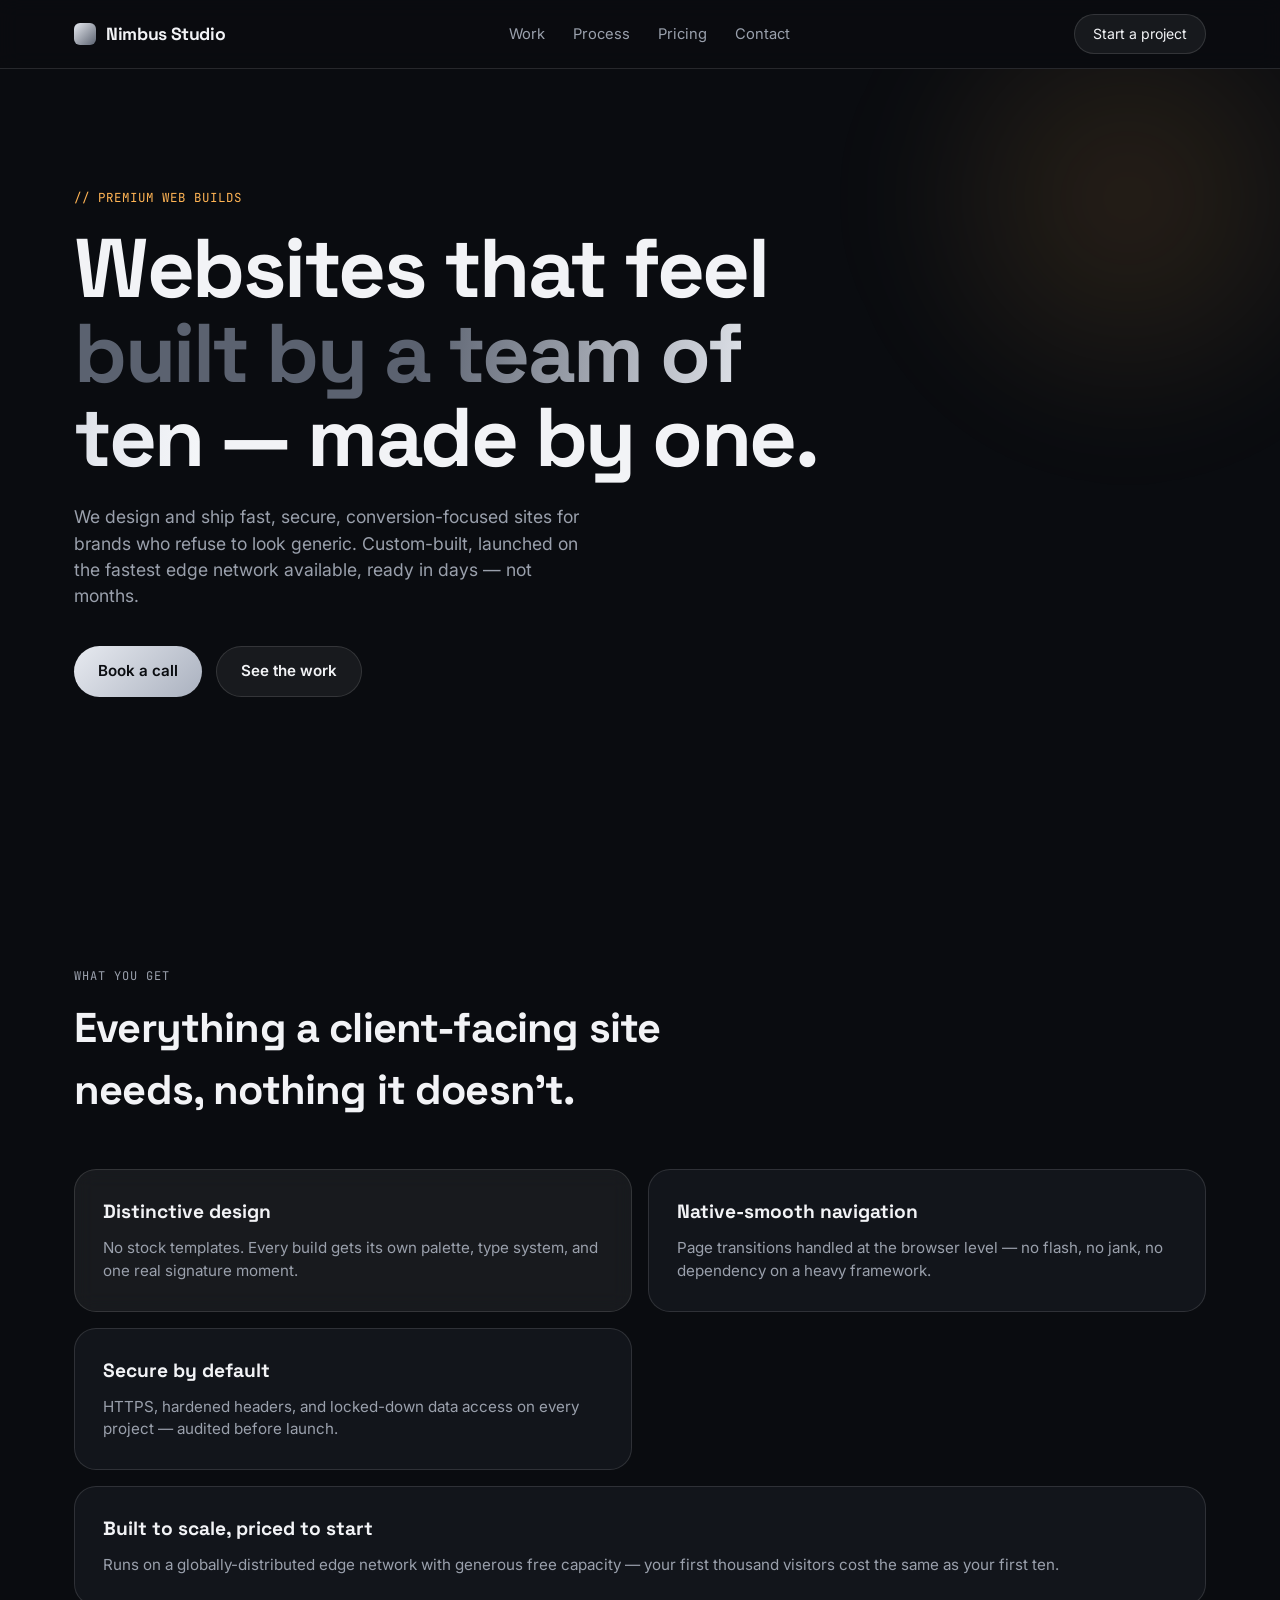
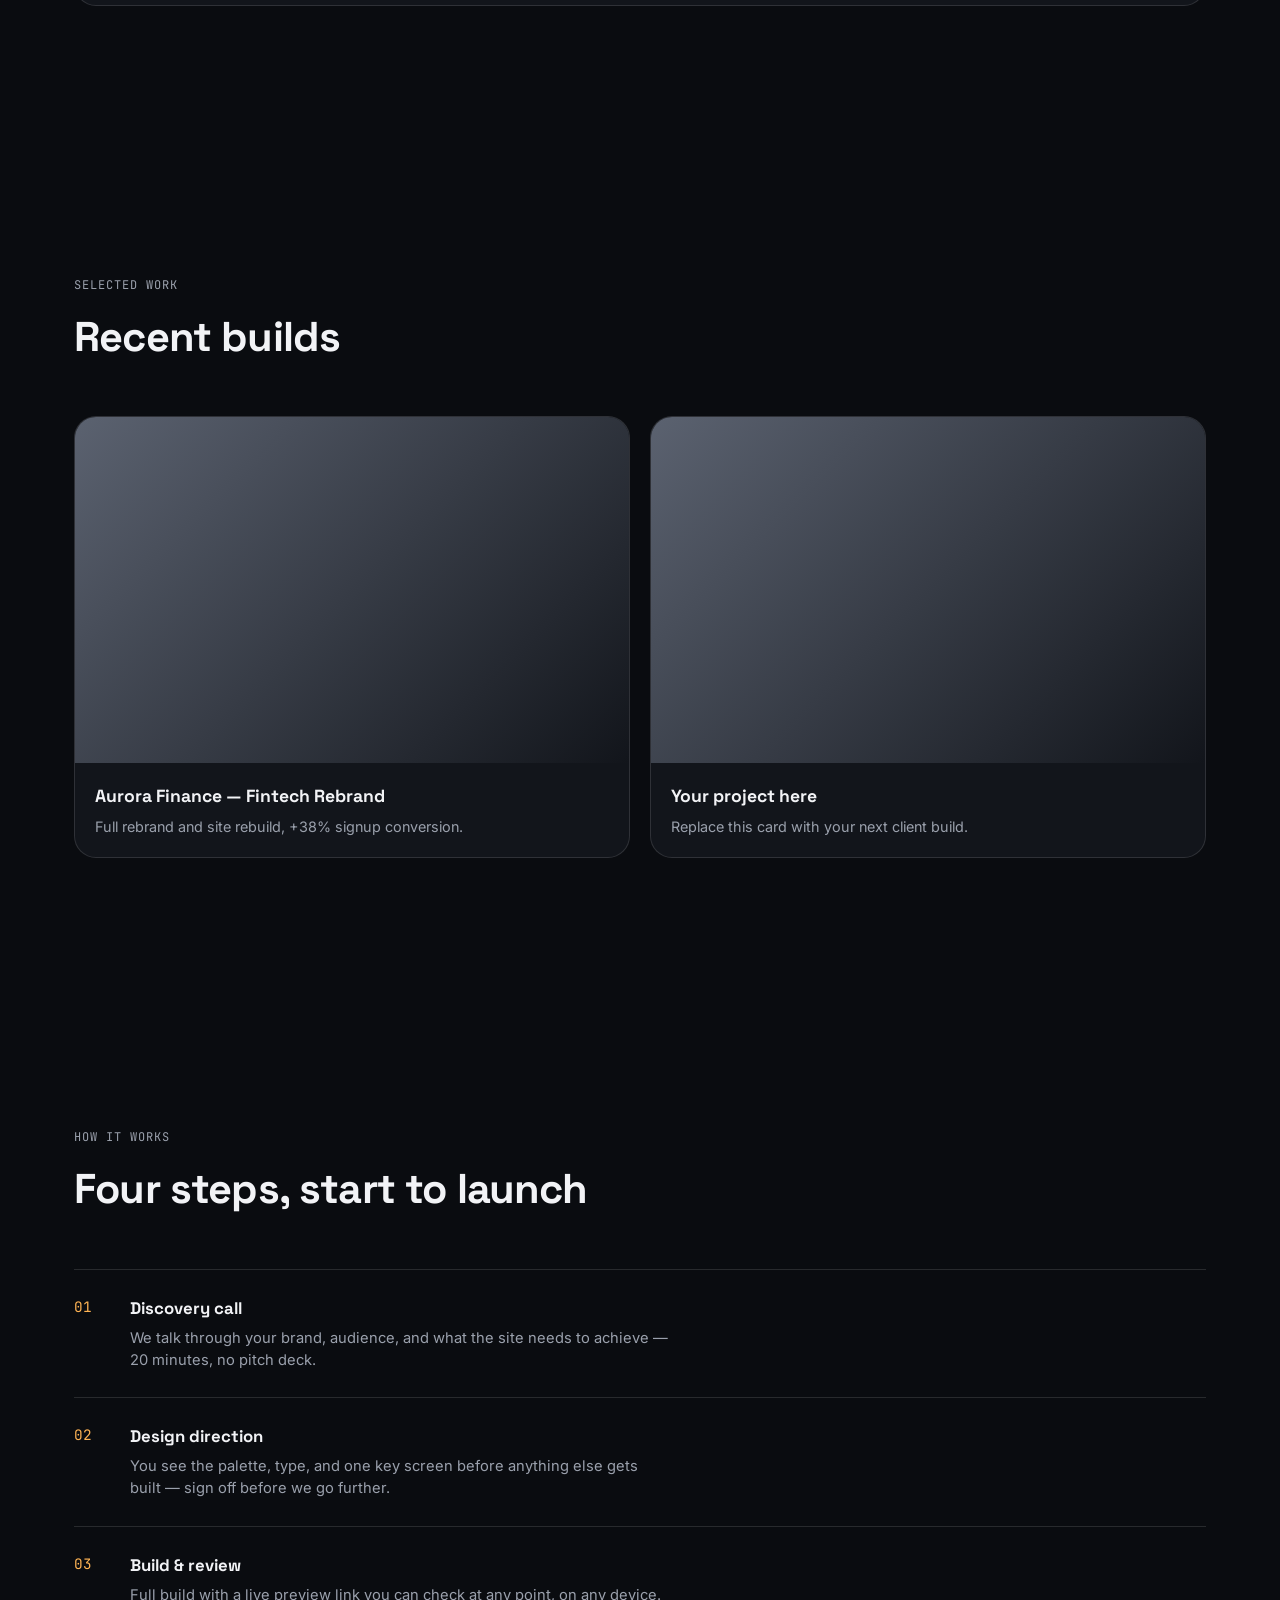
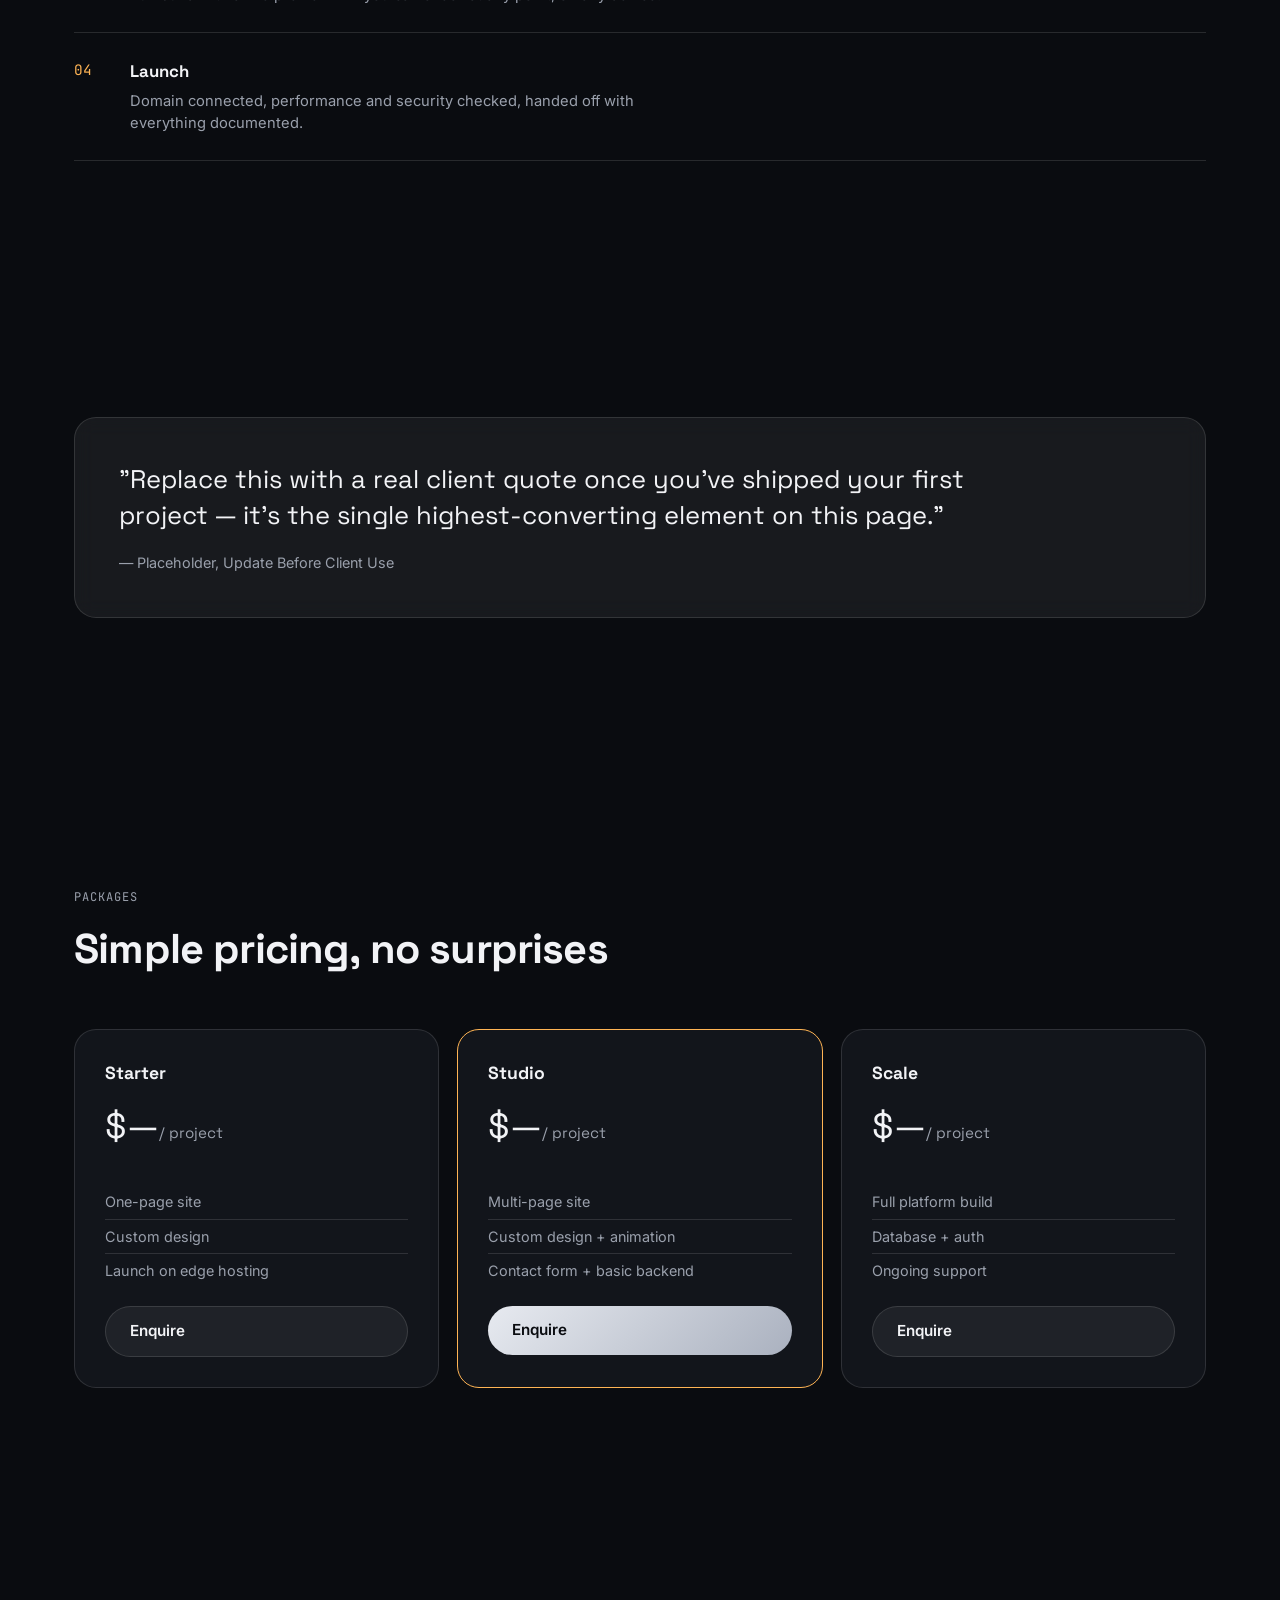
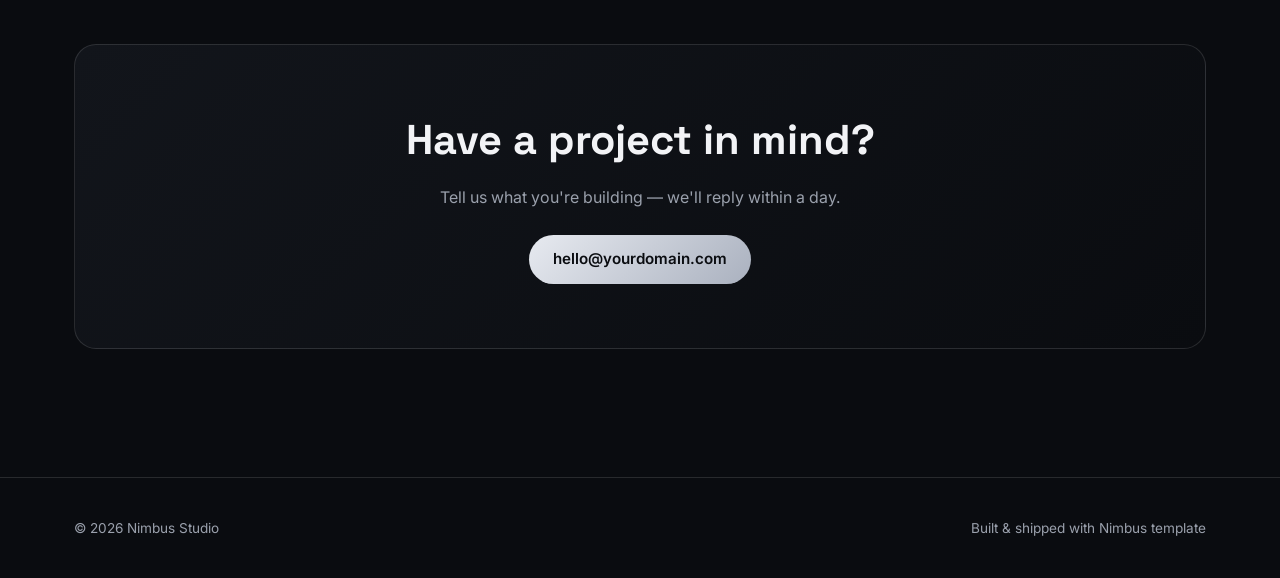
<file: index.html>
<!DOCTYPE html>
<html lang="en">
<head>
<meta charset="UTF-8" />
<meta name="viewport" content="width=device-width, initial-scale=1.0" />
<title>Nimbus Studio — Premium Web Builds</title>
<meta name="description" content="We design and build premium, high-conversion websites — fast, secure, and built to scale." />
<link rel="preconnect" href="https://fonts.googleapis.com">
<link href="https://fonts.googleapis.com/css2?family=Space+Grotesk:wght@500;700&family=Inter:wght@400;500;600&family=JetBrains+Mono:wght@500&display=swap" rel="stylesheet">
<link rel="stylesheet" href="styles.css" />
</head>
<body>

<nav class="nav">
  <div class="wrap">
    <a href="index.html" class="brand">
      <span class="brand-mark"></span>
      <span class="brand-text">Nimbus Studio</span>
    </a>
    <div class="nav-links">
      <a href="#work">Work</a>
      <a href="#process">Process</a>
      <a href="#pricing">Pricing</a>
      <a href="#contact">Contact</a>
    </div>
    <a href="#contact" class="nav-cta">Start a project</a>
    <button class="nav-toggle" aria-label="Menu">☰</button>
  </div>
</nav>

<header class="hero">
  <div class="wrap">
    <p class="hero-eyebrow">// premium web builds</p>
    <h1>Websites that feel <span class="chrome-text">built by a team of ten</span> — made by one.</h1>
    <p class="sub">We design and ship fast, secure, conversion-focused sites for brands who refuse to look generic. Custom-built, launched on the fastest edge network available, ready in days — not months.</p>
    <div class="hero-actions">
      <a href="#contact" class="btn btn-primary">Book a call</a>
      <a href="#work" class="btn btn-ghost">See the work</a>
    </div>
  </div>
</header>

<section id="capabilities">
  <div class="wrap">
    <div class="section-head reveal">
      <p class="eyebrow">What you get</p>
      <h2>Everything a client-facing site needs, nothing it doesn't.</h2>
    </div>
    <div class="bento">
      <div class="bento-card glass reveal">
        <h3>Distinctive design</h3>
        <p>No stock templates. Every build gets its own palette, type system, and one real signature moment.</p>
      </div>
      <div class="bento-card reveal">
        <h3>Native-smooth navigation</h3>
        <p>Page transitions handled at the browser level — no flash, no jank, no dependency on a heavy framework.</p>
      </div>
      <div class="bento-card reveal">
        <h3>Secure by default</h3>
        <p>HTTPS, hardened headers, and locked-down data access on every project — audited before launch.</p>
      </div>
      <div class="bento-card wide reveal">
        <h3>Built to scale, priced to start</h3>
        <p>Runs on a globally-distributed edge network with generous free capacity — your first thousand visitors cost the same as your first ten.</p>
      </div>
    </div>
  </div>
</section>

<section id="work">
  <div class="wrap">
    <div class="section-head reveal">
      <p class="eyebrow">Selected work</p>
      <h2>Recent builds</h2>
    </div>
    <div class="work-grid">
      <a href="work.html" class="work-card reveal">
        <div class="work-thumb vt-thumb-1"></div>
        <div class="work-body">
          <h3 class="vt-title-1">Aurora Finance — Fintech Rebrand</h3>
          <p>Full rebrand and site rebuild, +38% signup conversion.</p>
        </div>
      </a>
      <a href="#contact" class="work-card reveal">
        <div class="work-thumb"></div>
        <div class="work-body">
          <h3>Your project here</h3>
          <p>Replace this card with your next client build.</p>
        </div>
      </a>
    </div>
  </div>
</section>

<section id="process">
  <div class="wrap">
    <div class="section-head reveal">
      <p class="eyebrow">How it works</p>
      <h2>Four steps, start to launch</h2>
    </div>
    <div class="process-list">
      <div class="process-item reveal">
        <span class="process-num">01</span>
        <div><h3>Discovery call</h3><p>We talk through your brand, audience, and what the site needs to achieve — 20 minutes, no pitch deck.</p></div>
      </div>
      <div class="process-item reveal">
        <span class="process-num">02</span>
        <div><h3>Design direction</h3><p>You see the palette, type, and one key screen before anything else gets built — sign off before we go further.</p></div>
      </div>
      <div class="process-item reveal">
        <span class="process-num">03</span>
        <div><h3>Build &amp; review</h3><p>Full build with a live preview link you can check at any point, on any device.</p></div>
      </div>
      <div class="process-item reveal">
        <span class="process-num">04</span>
        <div><h3>Launch</h3><p>Domain connected, performance and security checked, handed off with everything documented.</p></div>
      </div>
    </div>
  </div>
</section>

<section id="testimonial">
  <div class="wrap">
    <div class="testimonial reveal">
      <p class="quote">"Replace this with a real client quote once you've shipped your first project — it's the single highest-converting element on this page."</p>
      <p class="who">— Placeholder, Update Before Client Use</p>
    </div>
  </div>
</section>

<section id="pricing">
  <div class="wrap">
    <div class="section-head reveal">
      <p class="eyebrow">Packages</p>
      <h2>Simple pricing, no surprises</h2>
    </div>
    <div class="pricing-grid">
      <div class="price-card reveal">
        <h3>Starter</h3>
        <p class="amount">$—<span>/ project</span></p>
        <ul><li>One-page site</li><li>Custom design</li><li>Launch on edge hosting</li></ul>
        <a href="#contact" class="btn btn-ghost">Enquire</a>
      </div>
      <div class="price-card featured reveal">
        <h3>Studio</h3>
        <p class="amount">$—<span>/ project</span></p>
        <ul><li>Multi-page site</li><li>Custom design + animation</li><li>Contact form + basic backend</li></ul>
        <a href="#contact" class="btn btn-primary">Enquire</a>
      </div>
      <div class="price-card reveal">
        <h3>Scale</h3>
        <p class="amount">$—<span>/ project</span></p>
        <ul><li>Full platform build</li><li>Database + auth</li><li>Ongoing support</li></ul>
        <a href="#contact" class="btn btn-ghost">Enquire</a>
      </div>
    </div>
  </div>
</section>

<section id="contact">
  <div class="wrap">
    <div class="contact-box reveal">
      <h2>Have a project in mind?</h2>
      <p>Tell us what you're building — we'll reply within a day.</p>
      <a href="mailto:hello@yourdomain.com" class="btn btn-primary">hello@yourdomain.com</a>
    </div>
  </div>
</section>

<footer>
  <div class="wrap">
    <span>© <span id="year"></span> Nimbus Studio</span>
    <span>Built &amp; shipped with Nimbus template</span>
  </div>
</footer>

<script src="main.js"></script>
</body>
</html>
</file>
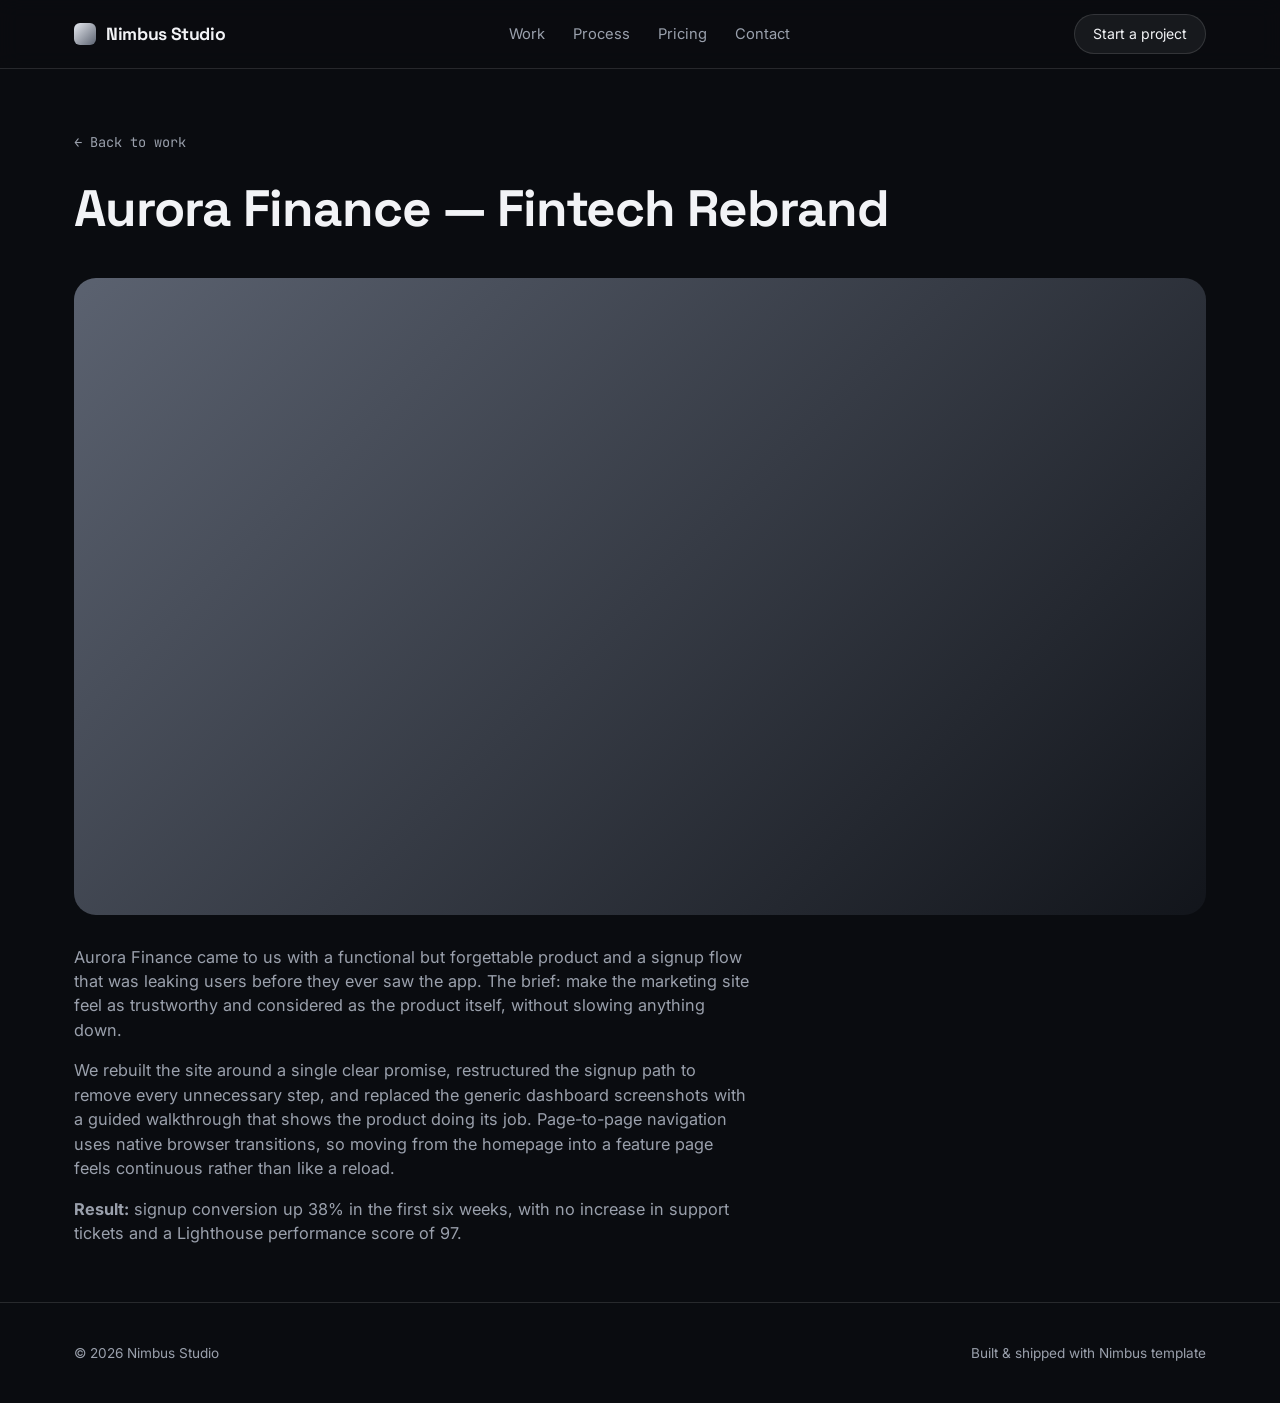
<file: work.html>
<!DOCTYPE html>
<html lang="en">
<head>
<meta charset="UTF-8" />
<meta name="viewport" content="width=device-width, initial-scale=1.0" />
<title>Aurora Finance — Case Study — Nimbus Studio</title>
<meta name="description" content="Case study: fintech rebrand and site rebuild." />
<link rel="preconnect" href="https://fonts.googleapis.com">
<link href="https://fonts.googleapis.com/css2?family=Space+Grotesk:wght@500;700&family=Inter:wght@400;500;600&family=JetBrains+Mono:wght@500&display=swap" rel="stylesheet">
<link rel="stylesheet" href="styles.css" />
</head>
<body>

<nav class="nav">
  <div class="wrap">
    <a href="index.html" class="brand">
      <span class="brand-mark"></span>
      <span class="brand-text">Nimbus Studio</span>
    </a>
    <div class="nav-links">
      <a href="index.html#work">Work</a>
      <a href="index.html#process">Process</a>
      <a href="index.html#pricing">Pricing</a>
      <a href="index.html#contact">Contact</a>
    </div>
    <a href="index.html#contact" class="nav-cta">Start a project</a>
    <button class="nav-toggle" aria-label="Menu">☰</button>
  </div>
</nav>

<section class="detail-hero">
  <div class="wrap">
    <a href="index.html#work" class="back">← Back to work</a>
    <h1 class="vt-title-1">Aurora Finance — Fintech Rebrand</h1>
    <div class="detail-thumb vt-thumb-1"></div>
    <div class="detail-body">
      <p>Aurora Finance came to us with a functional but forgettable product and a signup flow that was leaking users before they ever saw the app. The brief: make the marketing site feel as trustworthy and considered as the product itself, without slowing anything down.</p>
      <p>We rebuilt the site around a single clear promise, restructured the signup path to remove every unnecessary step, and replaced the generic dashboard screenshots with a guided walkthrough that shows the product doing its job. Page-to-page navigation uses native browser transitions, so moving from the homepage into a feature page feels continuous rather than like a reload.</p>
      <p><strong>Result:</strong> signup conversion up 38% in the first six weeks, with no increase in support tickets and a Lighthouse performance score of 97.</p>
    </div>
  </div>
</section>

<footer>
  <div class="wrap">
    <span>© <span id="year"></span> Nimbus Studio</span>
    <span>Built &amp; shipped with Nimbus template</span>
  </div>
</footer>

<script src="main.js"></script>
</body>
</html>
</file>
<file: styles.css>
/* ============================================================
   NIMBUS TEMPLATE — DESIGN TOKENS
   To reskin for a new client: change values in this block only.
   Everything below reads from these variables.
   ============================================================ */
:root {
  /* --- Brand tokens (edit per client) --- */
  --brand-name: "Nimbus Studio";
  --color-void: #0a0c10;          /* page background, near-black charcoal-blue */
  --color-surface: #12151b;        /* card/section surface */
  --color-glass: rgba(255, 255, 255, 0.06);
  --color-glass-border: rgba(255, 255, 255, 0.12);
  --color-metal-100: #e7eaf0;      /* light chrome */
  --color-metal-400: #aab1bf;      /* mid chrome */
  --color-metal-700: #5b6270;      /* deep chrome/pewter */
  --color-accent: #ffb454;         /* signature pop accent — CTAs only, used sparingly */
  --color-accent-dim: #7a5a2e;
  --color-text: #f2f3f6;
  --color-text-dim: #9aa0ac;

  /* --- Type tokens --- */
  --font-display: "Space Grotesk", system-ui, sans-serif;
  --font-body: "Inter", system-ui, sans-serif;
  --font-mono: "JetBrains Mono", ui-monospace, monospace;

  /* --- Layout tokens --- */
  --radius-md: 14px;
  --radius-lg: 22px;
  --max-width: 1180px;
  --space-section: clamp(64px, 10vw, 140px);
}

* { box-sizing: border-box; margin: 0; padding: 0; }

html { scroll-behavior: smooth; }

@media (prefers-reduced-motion: reduce) {
  html { scroll-behavior: auto; }
  *, *::before, *::after { animation-duration: 0.001ms !important; transition-duration: 0.001ms !important; }
}

body {
  background: var(--color-void);
  color: var(--color-text);
  font-family: var(--font-body);
  line-height: 1.5;
  -webkit-font-smoothing: antialiased;
}

/* Smooth native page-to-page transitions, no white flash. Fails safe on
   unsupported browsers — navigation just works normally, never breaks. */
@view-transition {
  navigation: auto;
}
::view-transition-old(root),
::view-transition-new(root) {
  animation-duration: 0.35s;
  animation-timing-function: cubic-bezier(0.4, 0, 0.2, 1);
}

a { color: inherit; text-decoration: none; }
img { max-width: 100%; display: block; }

.wrap {
  max-width: var(--max-width);
  margin: 0 auto;
  padding: 0 24px;
}

/* ---------- Nav ---------- */
.nav {
  position: sticky;
  top: 0;
  z-index: 50;
  backdrop-filter: blur(10px);
  -webkit-backdrop-filter: blur(10px);
  background: rgba(10, 12, 16, 0.7);
  border-bottom: 1px solid var(--color-glass-border);
}
.nav .wrap {
  display: flex;
  align-items: center;
  justify-content: space-between;
  height: 68px;
}
.brand {
  font-family: var(--font-display);
  font-weight: 700;
  font-size: 1.1rem;
  letter-spacing: -0.02em;
  display: flex;
  align-items: center;
  gap: 10px;
}
.brand-mark {
  width: 22px;
  height: 22px;
  border-radius: 6px;
  background: linear-gradient(135deg, var(--color-metal-100), var(--color-metal-700));
}
.nav-links {
  display: flex;
  gap: 28px;
  font-size: 0.92rem;
  color: var(--color-text-dim);
}
.nav-links a:hover { color: var(--color-text); }
.nav-cta {
  border: 1px solid var(--color-glass-border);
  border-radius: 999px;
  padding: 8px 18px;
  font-size: 0.88rem;
  background: var(--color-glass);
}
.nav-cta:hover { border-color: var(--color-metal-400); }
.nav-toggle { display: none; background: none; border: 0; color: var(--color-text); font-size: 1.4rem; }

@media (max-width: 720px) {
  .nav-links { display: none; }
  .nav-toggle { display: block; }
}

/* ---------- Hero ---------- */
.hero {
  padding: 120px 0 var(--space-section);
  position: relative;
  overflow: hidden;
}
.hero-eyebrow {
  font-family: var(--font-mono);
  font-size: 0.78rem;
  letter-spacing: 0.08em;
  text-transform: uppercase;
  color: var(--color-accent);
  margin-bottom: 18px;
}
.hero h1 {
  font-family: var(--font-display);
  font-weight: 700;
  font-size: clamp(2.6rem, 7vw, 5.2rem);
  line-height: 1.02;
  letter-spacing: -0.03em;
  max-width: 14ch;
}

/* Signature element: liquid-chrome sweep on headline text */
.chrome-text {
  background: linear-gradient(
    100deg,
    var(--color-metal-700) 20%,
    var(--color-metal-100) 40%,
    #ffffff 50%,
    var(--color-metal-100) 60%,
    var(--color-metal-700) 80%
  );
  background-size: 220% 100%;
  -webkit-background-clip: text;
  background-clip: text;
  color: transparent;
  animation: chrome-sweep 6s ease-in-out infinite;
}
@keyframes chrome-sweep {
  0%   { background-position: 100% 0; }
  50%  { background-position: 0% 0; }
  100% { background-position: 100% 0; }
}

.hero p.sub {
  margin-top: 24px;
  font-size: 1.1rem;
  color: var(--color-text-dim);
  max-width: 46ch;
}
.hero-actions {
  margin-top: 36px;
  display: flex;
  gap: 14px;
  flex-wrap: wrap;
}
.btn {
  display: inline-flex;
  align-items: center;
  gap: 8px;
  padding: 13px 24px;
  border-radius: 999px;
  font-size: 0.95rem;
  font-weight: 600;
  transition: transform 0.15s ease, opacity 0.15s ease;
}
.btn:hover { transform: translateY(-1px); }
.btn-primary {
  background: linear-gradient(135deg, var(--color-metal-100), var(--color-metal-400));
  color: #0a0c10;
}
.btn-ghost {
  border: 1px solid var(--color-glass-border);
  background: var(--color-glass);
}

/* Ambient glow behind hero — cheap CSS, no WebGL, safe on low-power devices */
.hero::before {
  content: "";
  position: absolute;
  top: -20%;
  right: -10%;
  width: 560px;
  height: 560px;
  background: radial-gradient(circle, rgba(255,180,84,0.12), transparent 65%);
  filter: blur(40px);
  pointer-events: none;
}

/* ---------- Section shared ---------- */
section { padding: var(--space-section) 0; }
.section-head { margin-bottom: 48px; max-width: 60ch; }
.section-head .eyebrow {
  font-family: var(--font-mono);
  font-size: 0.75rem;
  color: var(--color-text-dim);
  text-transform: uppercase;
  letter-spacing: 0.08em;
  margin-bottom: 12px;
}
.section-head h2 {
  font-family: var(--font-display);
  font-size: clamp(1.8rem, 4vw, 2.6rem);
  letter-spacing: -0.02em;
}
.section-head p { color: var(--color-text-dim); margin-top: 14px; }

/* Reveal-on-scroll (JS toggles .is-visible) */
.reveal { opacity: 0; transform: translateY(18px); transition: opacity 0.6s ease, transform 0.6s ease; }
.reveal.is-visible { opacity: 1; transform: translateY(0); }

/* ---------- Bento grid (capabilities) ---------- */
.bento {
  display: grid;
  grid-template-columns: repeat(6, 1fr);
  gap: 16px;
}
.bento-card {
  grid-column: span 3;
  padding: 28px;
  border-radius: var(--radius-lg);
  background: var(--color-surface);
  border: 1px solid var(--color-glass-border);
}
.bento-card.glass {
  background: var(--color-glass);
  backdrop-filter: blur(10px);
  -webkit-backdrop-filter: blur(10px);
}
.bento-card.wide { grid-column: span 6; }
.bento-card h3 {
  font-family: var(--font-display);
  font-size: 1.2rem;
  margin-bottom: 10px;
}
.bento-card p { color: var(--color-text-dim); font-size: 0.95rem; }
@media (max-width: 780px) {
  .bento { grid-template-columns: 1fr; }
  .bento-card, .bento-card.wide { grid-column: span 1; }
}

/* ---------- Work grid ---------- */
.work-grid { display: grid; grid-template-columns: repeat(2, 1fr); gap: 20px; }
.work-card {
  border-radius: var(--radius-lg);
  overflow: hidden;
  background: var(--color-surface);
  border: 1px solid var(--color-glass-border);
  display: block;
}
.work-thumb {
  aspect-ratio: 16/10;
  background: linear-gradient(135deg, var(--color-metal-700), var(--color-surface));
}
.work-card .work-body { padding: 20px; }
.work-card h3 { font-family: var(--font-display); font-size: 1.1rem; }
.work-card p { color: var(--color-text-dim); font-size: 0.9rem; margin-top: 6px; }
@media (max-width: 780px) { .work-grid { grid-template-columns: 1fr; } }

/* Named view-transition target for morph effect between index → work detail */
.vt-thumb-1 { view-transition-name: thumb-1; }
.vt-title-1 { view-transition-name: title-1; }

/* ---------- Process ---------- */
.process-list { display: flex; flex-direction: column; gap: 0; }
.process-item {
  display: flex;
  gap: 24px;
  padding: 26px 0;
  border-top: 1px solid var(--color-glass-border);
}
.process-item:last-child { border-bottom: 1px solid var(--color-glass-border); }
.process-num {
  font-family: var(--font-mono);
  color: var(--color-accent);
  font-size: 0.9rem;
  min-width: 32px;
}
.process-item h3 { font-family: var(--font-display); font-size: 1.05rem; margin-bottom: 6px; }
.process-item p { color: var(--color-text-dim); font-size: 0.92rem; max-width: 60ch; }

/* ---------- Testimonial ---------- */
.testimonial {
  border-radius: var(--radius-lg);
  background: var(--color-glass);
  border: 1px solid var(--color-glass-border);
  backdrop-filter: blur(10px);
  -webkit-backdrop-filter: blur(10px);
  padding: 44px;
}
.testimonial p.quote {
  font-family: var(--font-display);
  font-size: clamp(1.2rem, 2.4vw, 1.6rem);
  line-height: 1.4;
  max-width: 56ch;
}
.testimonial .who { margin-top: 18px; color: var(--color-text-dim); font-size: 0.9rem; }

/* ---------- Pricing ---------- */
.pricing-grid { display: grid; grid-template-columns: repeat(3, 1fr); gap: 18px; }
.price-card {
  border-radius: var(--radius-lg);
  border: 1px solid var(--color-glass-border);
  background: var(--color-surface);
  padding: 30px;
  display: flex;
  flex-direction: column;
}
.price-card.featured { border-color: var(--color-accent); }
.price-card h3 { font-family: var(--font-display); font-size: 1.1rem; }
.price-card .amount { font-family: var(--font-display); font-size: 2.2rem; margin: 14px 0; }
.price-card .amount span { font-size: 0.95rem; color: var(--color-text-dim); font-weight: 400; }
.price-card ul { list-style: none; margin: 18px 0; color: var(--color-text-dim); font-size: 0.9rem; }
.price-card li { padding: 6px 0; border-top: 1px solid var(--color-glass-border); }
.price-card li:first-child { border-top: none; }
@media (max-width: 900px) { .pricing-grid { grid-template-columns: 1fr; } }

/* ---------- Contact ---------- */
.contact-box {
  border-radius: var(--radius-lg);
  background: linear-gradient(135deg, var(--color-surface), var(--color-void));
  border: 1px solid var(--color-glass-border);
  padding: clamp(32px, 6vw, 64px);
  text-align: center;
}
.contact-box h2 { font-family: var(--font-display); font-size: clamp(1.8rem, 4vw, 2.6rem); }
.contact-box p { color: var(--color-text-dim); margin: 14px auto 26px; max-width: 46ch; }

/* ---------- Footer ---------- */
footer { padding: 40px 0; border-top: 1px solid var(--color-glass-border); color: var(--color-text-dim); font-size: 0.85rem; }
footer .wrap { display: flex; justify-content: space-between; flex-wrap: wrap; gap: 12px; }

/* ---------- Work detail page ---------- */
.detail-hero { padding: 60px 0 40px; }
.detail-hero .back { font-family: var(--font-mono); font-size: 0.85rem; color: var(--color-text-dim); }
.detail-hero h1 { font-family: var(--font-display); font-size: clamp(2rem, 5vw, 3.2rem); margin-top: 18px; letter-spacing: -0.02em; }
.detail-thumb { border-radius: var(--radius-lg); overflow: hidden; margin: 30px 0; aspect-ratio: 16/9; background: linear-gradient(135deg, var(--color-metal-700), var(--color-surface)); }
.detail-body p { color: var(--color-text-dim); max-width: 68ch; margin-bottom: 16px; font-size: 1.02rem; }
</file>
